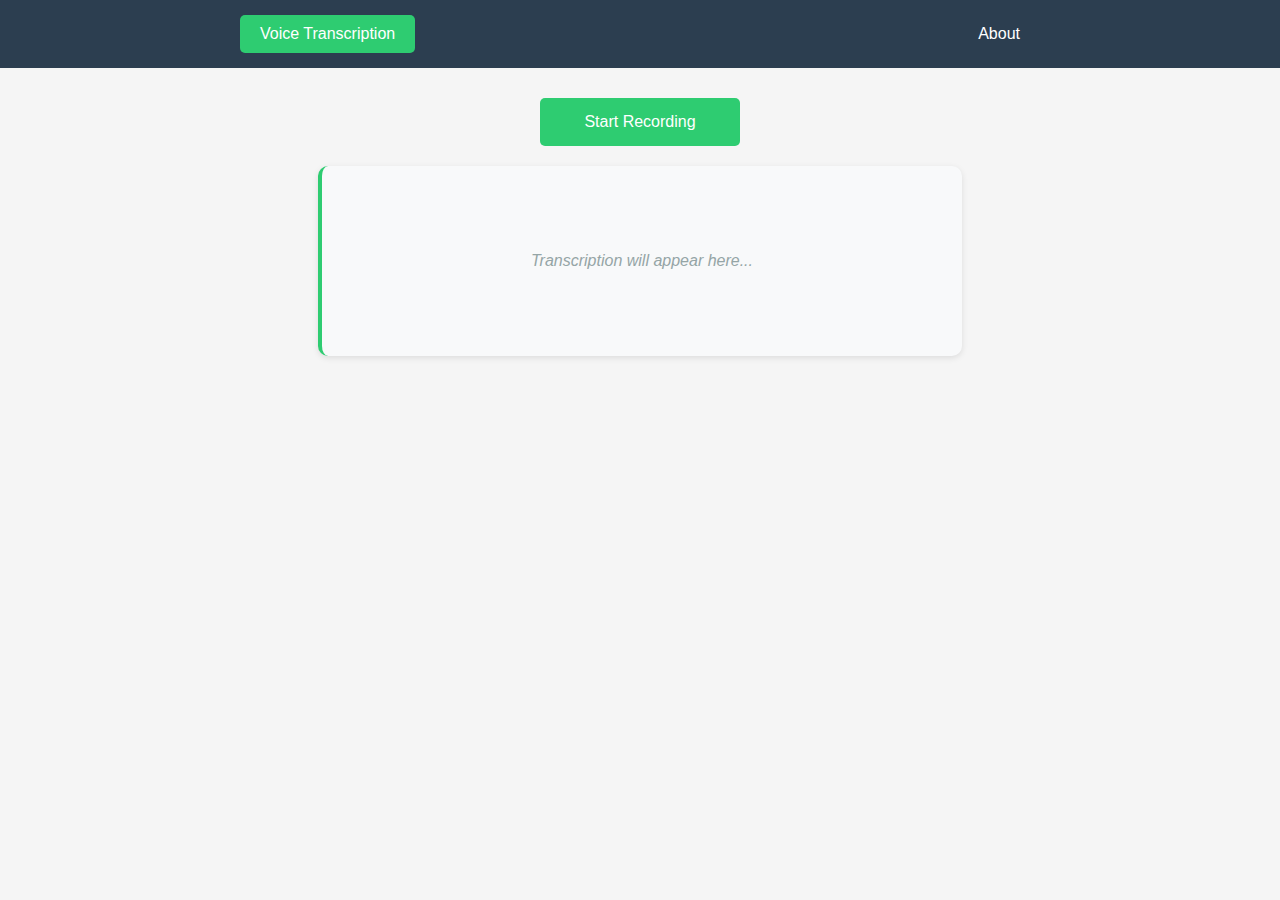
<file: templates/index.html>
<!DOCTYPE html>
<html>
<head>
    <title>Voice Transcription</title>
    <style>
        body {
            font-family: 'Segoe UI', Tahoma, Geneva, Verdana, sans-serif;
            margin: 0;
            padding: 0;
            background-color: #f5f5f5;
        }

        .nav {
            width: 100%;
            background-color: #2c3e50;
            padding: 15px 0;
            margin-bottom: 30px;
        }

        .nav-container {
            max-width: 800px;
            margin: 0 auto;
            display: flex;
            justify-content: space-between;
            align-items: center;
        }

        .nav a {
            color: white;
            text-decoration: none;
            padding: 10px 20px;
            border-radius: 5px;
            transition: background-color 0.3s;
        }

        .nav a:hover {
            background-color: #34495e;
        }

        .nav a.active {
            background-color: #2ecc71;
        }

        /* Main content container */
        .container {
            max-width: 800px;
            margin: 0 auto;
            padding: 30px;
            background: white;
            border-radius: 15px;
            box-shadow: 0 4px 6px rgba(0, 0, 0, 0.1);
        }

        /* Record button styling */
        button {
            padding: 15px 30px;
            background-color: #2ecc71;
            color: white;
            border: none;
            border-radius: 5px;
            cursor: pointer;
            margin: 20px auto;
            display: block;
            min-width: 200px;
            font-size: 16px;
            transition: background-color 0.3s;
        }

        button:hover {
            background-color: #27ae60;
        }

        button.recording {
            background-color: #e74c3c !important;
        }

        /* Result area styling */
        #result {
            margin: 20px auto;
            padding: 20px;
            background: #f8f9fa;
            border-radius: 10px;
            border-left: 4px solid #2ecc71;
            min-height: 150px;
            max-width: 600px;
            font-family: inherit;
            color: #666;
            line-height: 1.6;
            box-shadow: 0 2px 6px rgba(0, 0, 0, 0.1);
            text-align: left;
        }

        #result:empty {
            display: flex;
            align-items: center;
            justify-content: center;
            color: #95a5a6;
            font-style: italic;
        }

        #result:empty::before {
            content: "Transcription will appear here...";
            text-align: center;
        }
    </style>
</head>
<body>
    <div class="nav">
        <div class="nav-container">
            <a href="/" class="active">Voice Transcription</a>
            <a href="/page1">About</a>
        </div>
    </div>

    <button id="recordButton">Start Recording</button>
    <div id="result"></div>

    <script>
        let mediaRecorder;
        let audioContext;
        let audioData = [];
        const recordButton = document.getElementById('recordButton');
        const resultDiv = document.getElementById('result');

        function floatTo16BitPCM(output, offset, input) {
            for (let i = 0; i < input.length; i++, offset += 2) {
                let s = Math.max(-1, Math.min(1, input[i]));
                output.setInt16(offset, s < 0 ? s * 0x8000 : s * 0x7FFF, true);
            }
        }

        function writeString(view, offset, string) {
            for (let i = 0; i < string.length; i++) {
                view.setUint8(offset + i, string.charCodeAt(i));
            }
        }

        function encodeWAV(samples, sampleRate) {
            const buffer = new ArrayBuffer(44 + samples.length * 2);
            const view = new DataView(buffer);

            /* RIFF identifier */
            writeString(view, 0, 'RIFF');
            /* RIFF chunk length */
            view.setUint32(4, 36 + samples.length * 2, true);
            /* RIFF type */
            writeString(view, 8, 'WAVE');
            /* format chunk identifier */
            writeString(view, 12, 'fmt ');
            /* format chunk length */
            view.setUint32(16, 16, true);
            /* sample format (raw) */
            view.setUint16(20, 1, true);
            /* channel count */
            view.setUint16(22, 1, true);
            /* sample rate */
            view.setUint32(24, sampleRate, true);
            /* byte rate (sample rate * block align) */
            view.setUint32(28, sampleRate * 2, true);
            /* block align (channel count * bytes per sample) */
            view.setUint16(32, 2, true);
            /* bits per sample */
            view.setUint16(34, 16, true);
            /* data chunk identifier */
            writeString(view, 36, 'data');
            /* data chunk length */
            view.setUint32(40, samples.length * 2, true);
            /* data */
            floatTo16BitPCM(view, 44, samples);

            return new Blob([view], { type: 'audio/wav' });
        }

        recordButton.addEventListener('click', async () => {
            if (!mediaRecorder || mediaRecorder.state === 'inactive') {
                const stream = await navigator.mediaDevices.getUserMedia({
                    audio: {
                        channelCount: 1,
                        sampleRate: 16000
                    }
                });

                audioContext = new AudioContext({ sampleRate: 16000 });
                const source = audioContext.createMediaStreamSource(stream);
                const processor = audioContext.createScriptProcessor(1024, 1, 1);
                audioData = [];

                source.connect(processor);
                processor.connect(audioContext.destination);

                processor.onaudioprocess = (e) => {
                    const inputData = e.inputBuffer.getChannelData(0);
                    audioData.push(...inputData);
                };

                mediaRecorder = new MediaRecorder(stream);

                mediaRecorder.addEventListener('stop', async () => {
                    const wavBlob = encodeWAV(new Float32Array(audioData), 16000);
                    const formData = new FormData();
                    formData.append('audio', wavBlob, 'recording.wav');

                    try {
                        const response = await fetch('/save-audio', {
                            method: 'POST',
                            body: formData
                        });
                        const data = await response.json();
                        resultDiv.textContent = JSON.stringify(data, null, 2);
                    } catch (error) {
                        console.error('Error:', error);
                        resultDiv.textContent = 'Error processing audio';
                    }

                    // Cleanup
                    source.disconnect();
                    processor.disconnect();
                    audioContext.close();
                });

                mediaRecorder.start();
                recordButton.textContent = 'Stop Recording';
                recordButton.classList.add('recording');
            } else {
                mediaRecorder.stop();
                recordButton.textContent = 'Start Recording';
                recordButton.classList.remove('recording');
            }
        });
    </script>
</body>
</html>
</file>
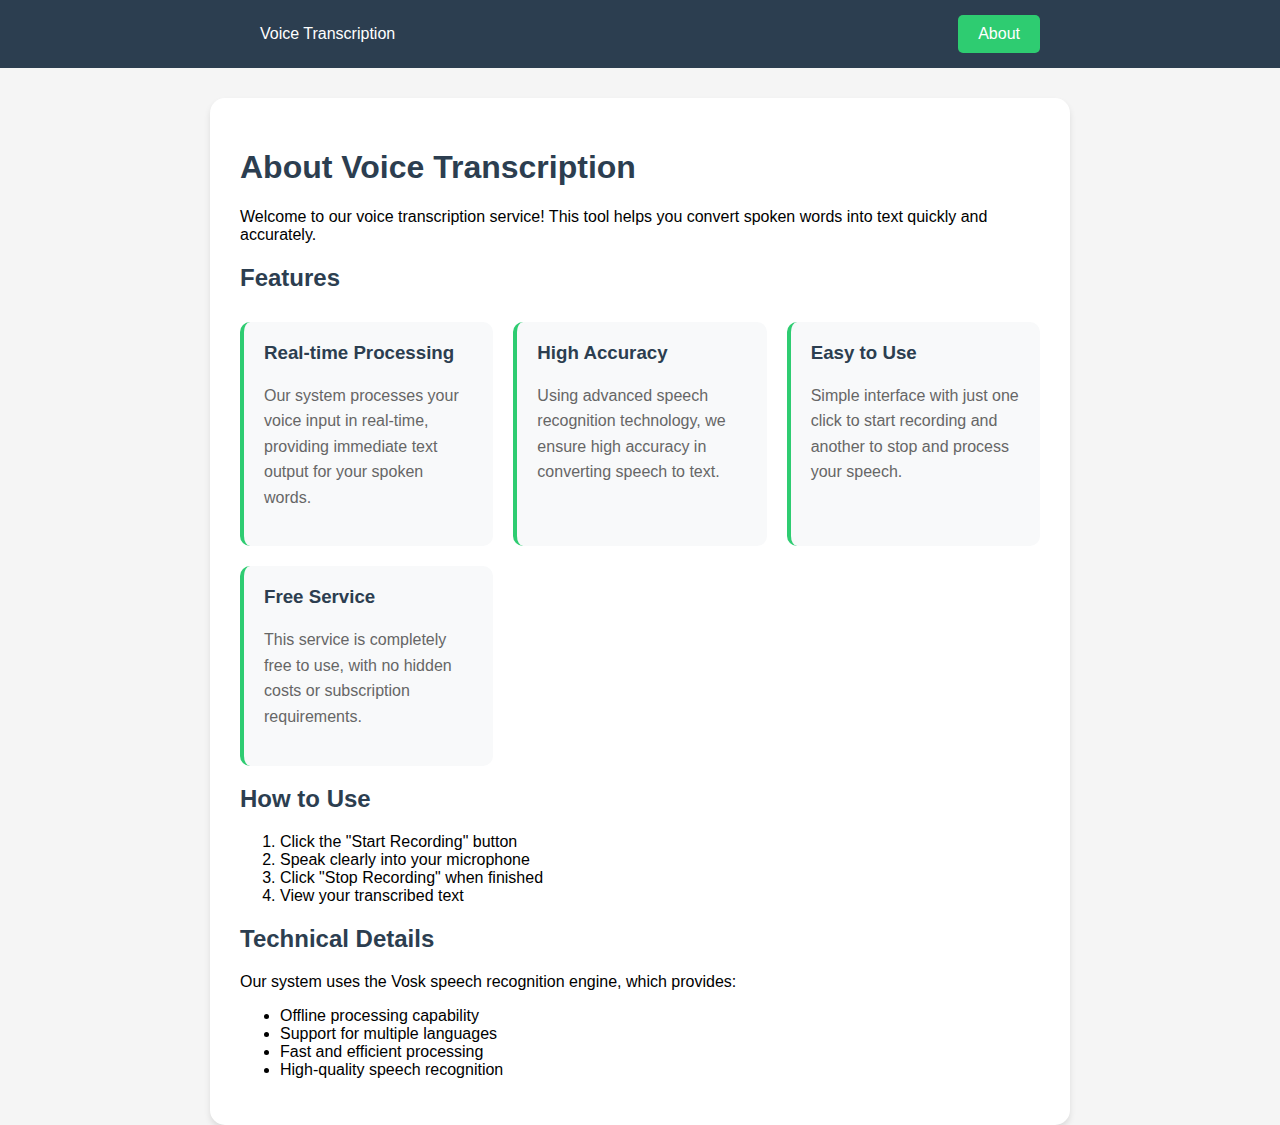
<file: templates/page1.html>
<!DOCTYPE html>
<html>
<head>
    <title>About Voice Transcription</title>
    <style>
        body {
            font-family: 'Segoe UI', Tahoma, Geneva, Verdana, sans-serif;
            margin: 0;
            padding: 0;
            background-color: #f5f5f5;
        }

        .nav {
            width: 100%;
            background-color: #2c3e50;
            padding: 15px 0;
            margin-bottom: 30px;
        }

        .nav-container {
            max-width: 800px;
            margin: 0 auto;
            display: flex;
            justify-content: space-between;
            align-items: center;
        }

        .nav a {
            color: white;
            text-decoration: none;
            padding: 10px 20px;
            border-radius: 5px;
            transition: background-color 0.3s;
        }

        .nav a:hover {
            background-color: #34495e;
        }

        .nav a.active {
            background-color: #2ecc71;
        }

        .container {
            max-width: 800px;
            margin: 0 auto;
            padding: 30px;
            background: white;
            border-radius: 15px;
            box-shadow: 0 4px 6px rgba(0, 0, 0, 0.1);
        }

        h1, h2 {
            color: #2c3e50;
        }

        .feature-grid {
            display: grid;
            grid-template-columns: repeat(auto-fit, minmax(250px, 1fr));
            gap: 20px;
            margin-top: 30px;
        }

        .feature-card {
            padding: 20px;
            background: #f8f9fa;
            border-radius: 10px;
            border-left: 4px solid #2ecc71;
        }

        .feature-card h3 {
            color: #2c3e50;
            margin-top: 0;
        }

        .feature-card p {
            color: #666;
            line-height: 1.6;
        }
    </style>
</head>
<body>
    <div class="nav">
        <div class="nav-container">
            <a href="/">Voice Transcription</a>
            <a href="/page1" class="active">About</a>
        </div>
    </div>

    <div class="container">
        <h1>About Voice Transcription</h1>
        
        <p>Welcome to our voice transcription service! This tool helps you convert spoken words into text quickly and accurately.</p>
        
        <h2>Features</h2>
        <div class="feature-grid">
            <div class="feature-card">
                <h3>Real-time Processing</h3>
                <p>Our system processes your voice input in real-time, providing immediate text output for your spoken words.</p>
            </div>
            
            <div class="feature-card">
                <h3>High Accuracy</h3>
                <p>Using advanced speech recognition technology, we ensure high accuracy in converting speech to text.</p>
            </div>
            
            <div class="feature-card">
                <h3>Easy to Use</h3>
                <p>Simple interface with just one click to start recording and another to stop and process your speech.</p>
            </div>
            
            <div class="feature-card">
                <h3>Free Service</h3>
                <p>This service is completely free to use, with no hidden costs or subscription requirements.</p>
            </div>
        </div>

        <h2>How to Use</h2>
        <ol>
            <li>Click the "Start Recording" button</li>
            <li>Speak clearly into your microphone</li>
            <li>Click "Stop Recording" when finished</li>
            <li>View your transcribed text</li>
        </ol>

        <h2>Technical Details</h2>
        <p>Our system uses the Vosk speech recognition engine, which provides:</p>
        <ul>
            <li>Offline processing capability</li>
            <li>Support for multiple languages</li>
            <li>Fast and efficient processing</li>
            <li>High-quality speech recognition</li>
        </ul>
    </div>
</body>
</html>
</file>
